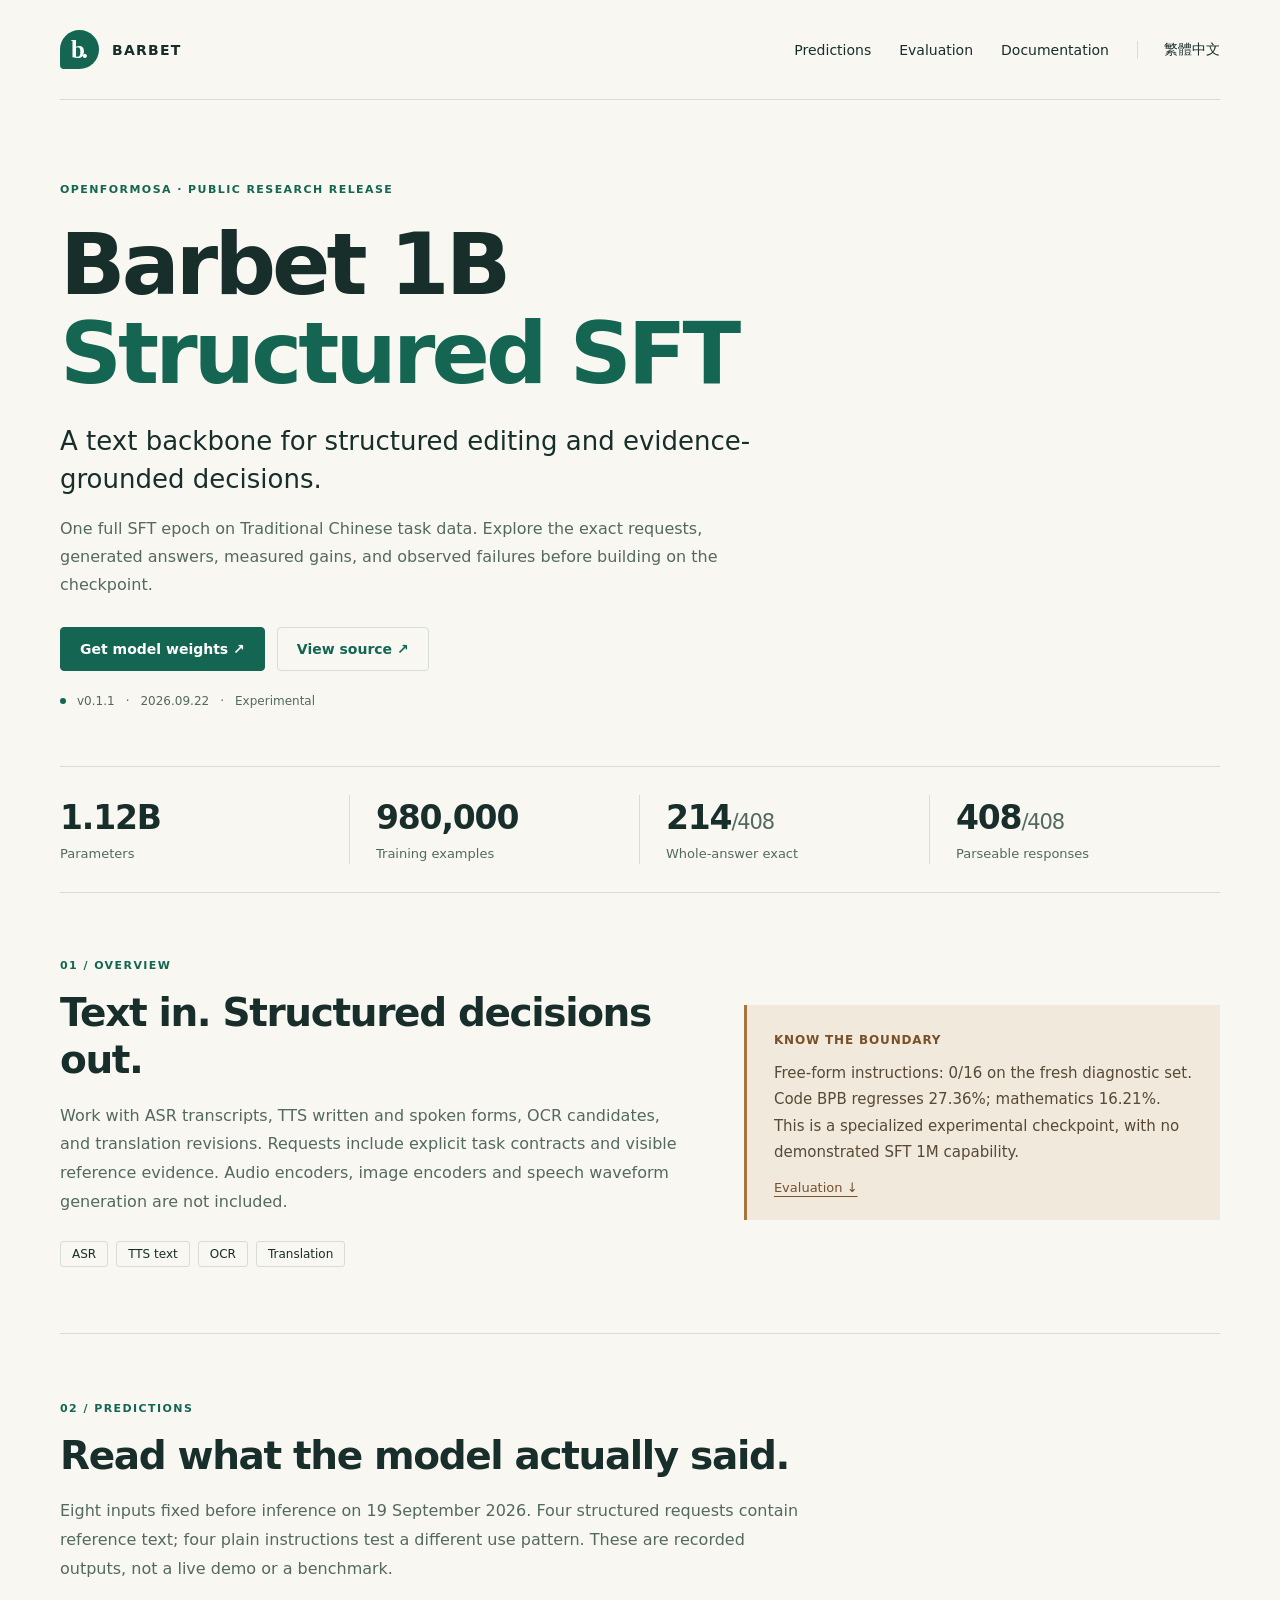
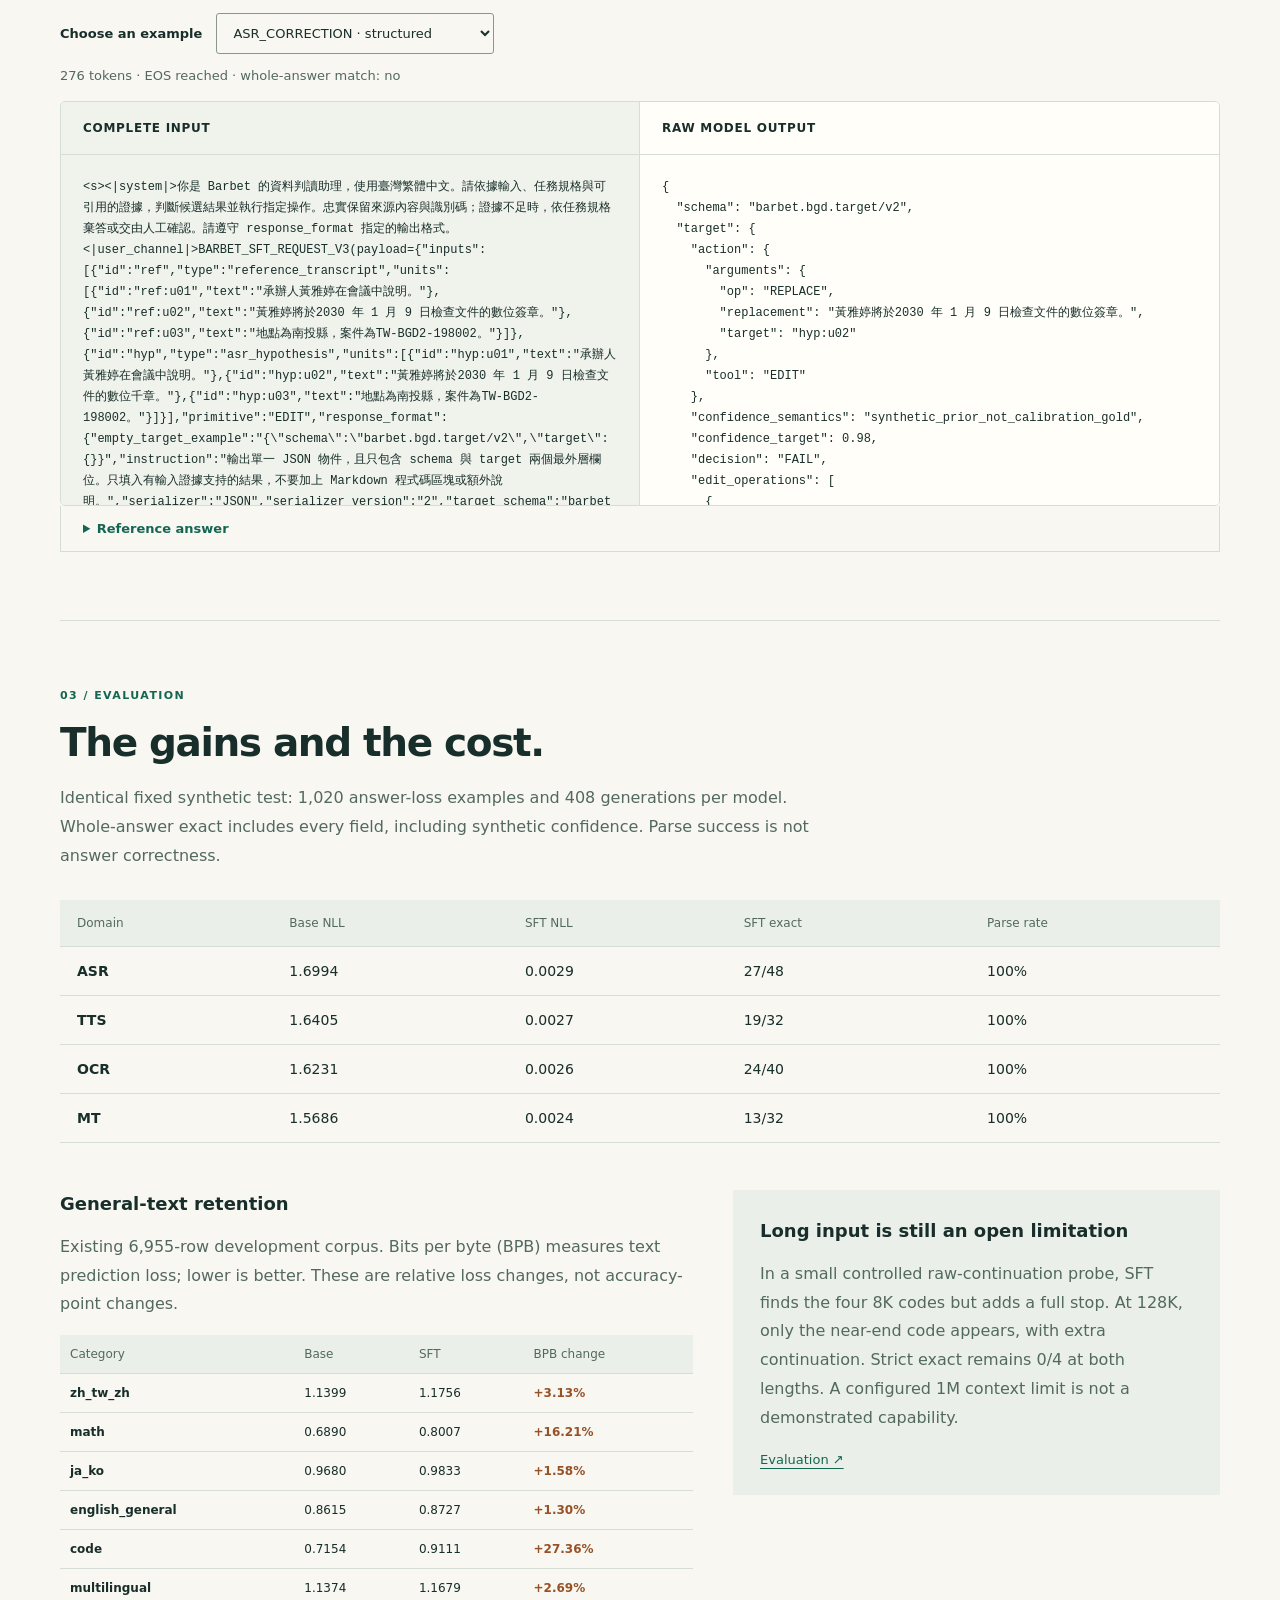
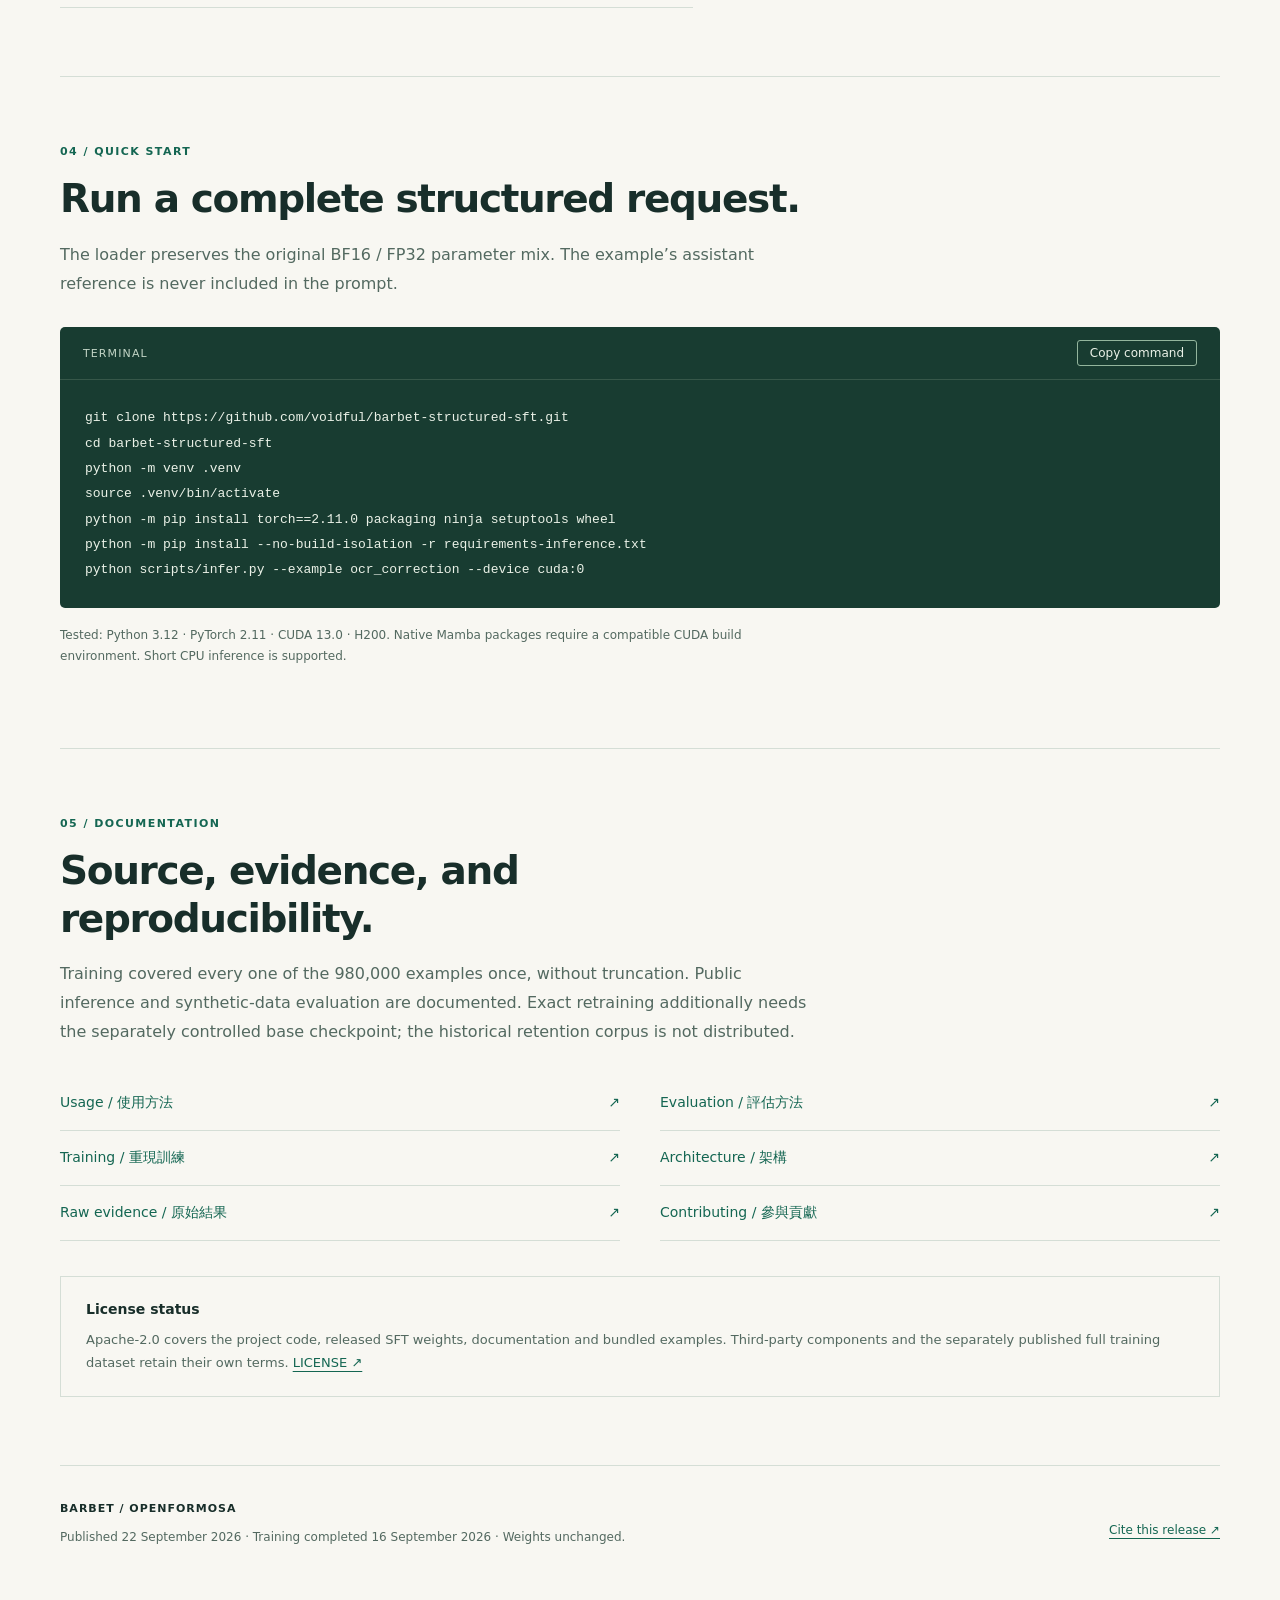
<file: site/index.html>
<!doctype html>
<html lang="en"><head><meta charset="utf-8"><meta name="viewport" content="width=device-width,initial-scale=1">
<title>Barbet 1B Structured SFT — OpenFormosa</title><meta name="description" content="A text backbone for structured editing and evidence-grounded decisions.">
<meta name="color-scheme" content="light"><link rel="icon" href="favicon.svg" type="image/svg+xml"><link rel="stylesheet" href="style.css">
<script src="data.js" defer></script><script src="app.js" defer></script></head><body data-language="en">
<a class="skip" href="#main">Skip to content</a><header><a class="brand" href="index.html"><span class="mark" aria-hidden="true">b.</span> BARBET</a>
<nav aria-label="Main"><a href="#examples">Predictions</a><a href="#evaluation">Evaluation</a><a href="#docs">Documentation</a><a class="language" href="zh.html">繁體中文</a></nav></header>
<main id="main"><section class="hero"><div class="eyebrow">OPENFORMOSA · PUBLIC RESEARCH RELEASE</div><h1>Barbet 1B<br><span>Structured SFT</span></h1><p class="subtitle">A text backbone for structured editing and evidence-grounded decisions.</p><p class="intro">One full SFT epoch on Traditional Chinese task data. Explore the exact requests, generated answers, measured gains, and observed failures before building on the checkpoint.</p><div class="actions"><a class="button primary" href="https://huggingface.co/OpenFormosa/barbet-1b-structured-sft">Get model weights ↗</a><a class="button" href="https://github.com/voidful/barbet-structured-sft">View source ↗</a></div><div class="release"><span class="dot"></span> v0.1.1 <span>·</span> 2026.09.22 <span>·</span> Experimental</div></section>
<section class="stats" aria-label="Model facts"><div><strong>1.12B</strong><span>Parameters</span></div><div><strong>980,000</strong><span>Training examples</span></div><div><strong>214<span>/408</span></strong><span>Whole-answer exact</span></div><div><strong>408<span>/408</span></strong><span>Parseable responses</span></div></section>
<section class="scope two"><div><div class="eyebrow">01 / Overview</div><h2>Text in. Structured decisions out.</h2><p>Work with ASR transcripts, TTS written and spoken forms, OCR candidates, and translation revisions. Requests include explicit task contracts and visible reference evidence. Audio encoders, image encoders and speech waveform generation are not included.</p><div class="tags"><span>ASR</span><span>TTS text</span><span>OCR</span><span>Translation</span></div></div><aside class="limits"><span class="small-label">Know the boundary</span><p>Free-form instructions: 0/16 on the fresh diagnostic set. Code BPB regresses 27.36%; mathematics 16.21%. This is a specialized experimental checkpoint, with no demonstrated SFT 1M capability.</p><a href="#evaluation">Evaluation ↓</a></aside></section>
<section id="examples"><div class="section-heading"><div class="eyebrow">02 / Predictions</div><h2>Read what the model actually said.</h2><p>Eight inputs fixed before inference on 19 September 2026. Four structured requests contain reference text; four plain instructions test a different use pattern. These are recorded outputs, not a live demo or a benchmark.</p></div><div class="example-controls"><label for="example-select">Choose an example</label><select id="example-select"><option value="0">ASR_CORRECTION · structured</option><option value="1">TTS_SPOKEN_FORM · structured</option><option value="2">OCR_CORRECTION · structured</option><option value="3">MT_POST_EDIT · structured</option><option value="4">ASR_natural · plain instruction</option><option value="5">TTS_natural · plain instruction</option><option value="6">OCR_natural · plain instruction</option><option value="7">MT_natural · plain instruction</option></select><p id="example-meta" aria-live="polite"></p></div><div class="example-grid"><div class="input-pane"><h3>Complete input</h3><pre id="example-input" tabindex="0"></pre></div><div class="output-pane"><h3>Raw model output</h3><pre id="example-output" tabindex="0"></pre></div></div><details class="reference"><summary>Reference answer</summary><pre id="example-reference"></pre></details><noscript>Enable JavaScript to browse the recorded examples, or <a href="https://github.com/voidful/barbet-structured-sft/blob/main/reports/predictions_20260919.json">read the raw records</a>.</noscript></section>
<section id="evaluation"><div class="section-heading"><div class="eyebrow">03 / Evaluation</div><h2>The gains and the cost.</h2><p>Identical fixed synthetic test: 1,020 answer-loss examples and 408 generations per model. Whole-answer exact includes every field, including synthetic confidence. Parse success is not answer correctness.</p></div><div class="table-scroll" tabindex="0" role="region" aria-label="Structured evaluation"><table><thead><tr><th>Domain</th><th>Base NLL</th><th>SFT NLL</th><th>SFT exact</th><th>Parse rate</th></tr></thead><tbody><tr><th scope="row">ASR</th><td>1.6994</td><td>0.0029</td><td>27/48</td><td>100%</td></tr><tr><th scope="row">TTS</th><td>1.6405</td><td>0.0027</td><td>19/32</td><td>100%</td></tr><tr><th scope="row">OCR</th><td>1.6231</td><td>0.0026</td><td>24/40</td><td>100%</td></tr><tr><th scope="row">MT</th><td>1.5686</td><td>0.0024</td><td>13/32</td><td>100%</td></tr></tbody></table></div><div class="two eval-notes"><div><h3>General-text retention</h3><p>Existing 6,955-row development corpus. Bits per byte (BPB) measures text prediction loss; lower is better. These are relative loss changes, not accuracy-point changes.</p><div class="table-scroll" tabindex="0" role="region" aria-label="Retention evaluation"><table><thead><tr><th>Category</th><th>Base</th><th>SFT</th><th>BPB change</th></tr></thead><tbody><tr><th scope="row">zh_tw_zh</th><td>1.1399</td><td>1.1756</td><td class="regression">+3.13%</td></tr><tr><th scope="row">math</th><td>0.6890</td><td>0.8007</td><td class="regression">+16.21%</td></tr><tr><th scope="row">ja_ko</th><td>0.9680</td><td>0.9833</td><td class="regression">+1.58%</td></tr><tr><th scope="row">english_general</th><td>0.8615</td><td>0.8727</td><td class="regression">+1.30%</td></tr><tr><th scope="row">code</th><td>0.7154</td><td>0.9111</td><td class="regression">+27.36%</td></tr><tr><th scope="row">multilingual</th><td>1.1374</td><td>1.1679</td><td class="regression">+2.69%</td></tr></tbody></table></div></div><aside class="long-note"><h3>Long input is still an open limitation</h3><p>In a small controlled raw-continuation probe, SFT finds the four 8K codes but adds a full stop. At 128K, only the near-end code appears, with extra continuation. Strict exact remains 0/4 at both lengths. A configured 1M context limit is not a demonstrated capability.</p><a href="https://github.com/voidful/barbet-structured-sft/blob/main/docs/evaluation.md">Evaluation ↗</a></aside></div></section>
<section id="quickstart"><div class="section-heading"><div class="eyebrow">04 / Quick start</div><h2>Run a complete structured request.</h2><p>The loader preserves the original BF16 / FP32 parameter mix. The example’s assistant reference is never included in the prompt.</p></div><div class="codebox"><div class="codebar"><span>TERMINAL</span><button id="copy-command" type="button">Copy command</button></div><pre id="quick-command" tabindex="0">git clone https://github.com/voidful/barbet-structured-sft.git
cd barbet-structured-sft
python -m venv .venv
source .venv/bin/activate
python -m pip install torch==2.11.0 packaging ninja setuptools wheel
python -m pip install --no-build-isolation -r requirements-inference.txt
python scripts/infer.py --example ocr_correction --device cuda:0</pre></div><p class="environment">Tested: Python 3.12 · PyTorch 2.11 · CUDA 13.0 · H200. Native Mamba packages require a compatible CUDA build environment. Short CPU inference is supported.</p></section>
<section id="docs"><div class="section-heading"><div class="eyebrow">05 / Documentation</div><h2>Source, evidence, and reproducibility.</h2><p>Training covered every one of the 980,000 examples once, without truncation. Public inference and synthetic-data evaluation are documented. Exact retraining additionally needs the separately controlled base checkpoint; the historical retention corpus is not distributed.</p></div><div class="docgrid"><a class="doclink" href="https://github.com/voidful/barbet-structured-sft/blob/main/docs/usage.md"><span>Usage / 使用方法</span><span aria-hidden="true">↗</span></a><a class="doclink" href="https://github.com/voidful/barbet-structured-sft/blob/main/docs/evaluation.md"><span>Evaluation / 評估方法</span><span aria-hidden="true">↗</span></a><a class="doclink" href="https://github.com/voidful/barbet-structured-sft/blob/main/docs/reproducing.md"><span>Training / 重現訓練</span><span aria-hidden="true">↗</span></a><a class="doclink" href="https://github.com/voidful/barbet-structured-sft/blob/main/docs/architecture.md"><span>Architecture / 架構</span><span aria-hidden="true">↗</span></a><a class="doclink" href="https://github.com/voidful/barbet-structured-sft/blob/main/reports/evaluation_summary.json"><span>Raw evidence / 原始結果</span><span aria-hidden="true">↗</span></a><a class="doclink" href="https://github.com/voidful/barbet-structured-sft/blob/main/CONTRIBUTING.md"><span>Contributing / 參與貢獻</span><span aria-hidden="true">↗</span></a></div><div class="license-note"><h3>License status</h3><p>Apache-2.0 covers the project code, released SFT weights, documentation and bundled examples. Third-party components and the separately published full training dataset retain their own terms. <a href="https://github.com/voidful/barbet-structured-sft/blob/main/LICENSE">LICENSE ↗</a></p></div></section></main>
<footer><div><span class="brand">BARBET / OPENFORMOSA</span><p>Published 22 September 2026 · Training completed 16 September 2026 · Weights unchanged.</p></div><a href="https://github.com/voidful/barbet-structured-sft/blob/main/CITATION.cff">Cite this release ↗</a></footer></body></html>
</file>
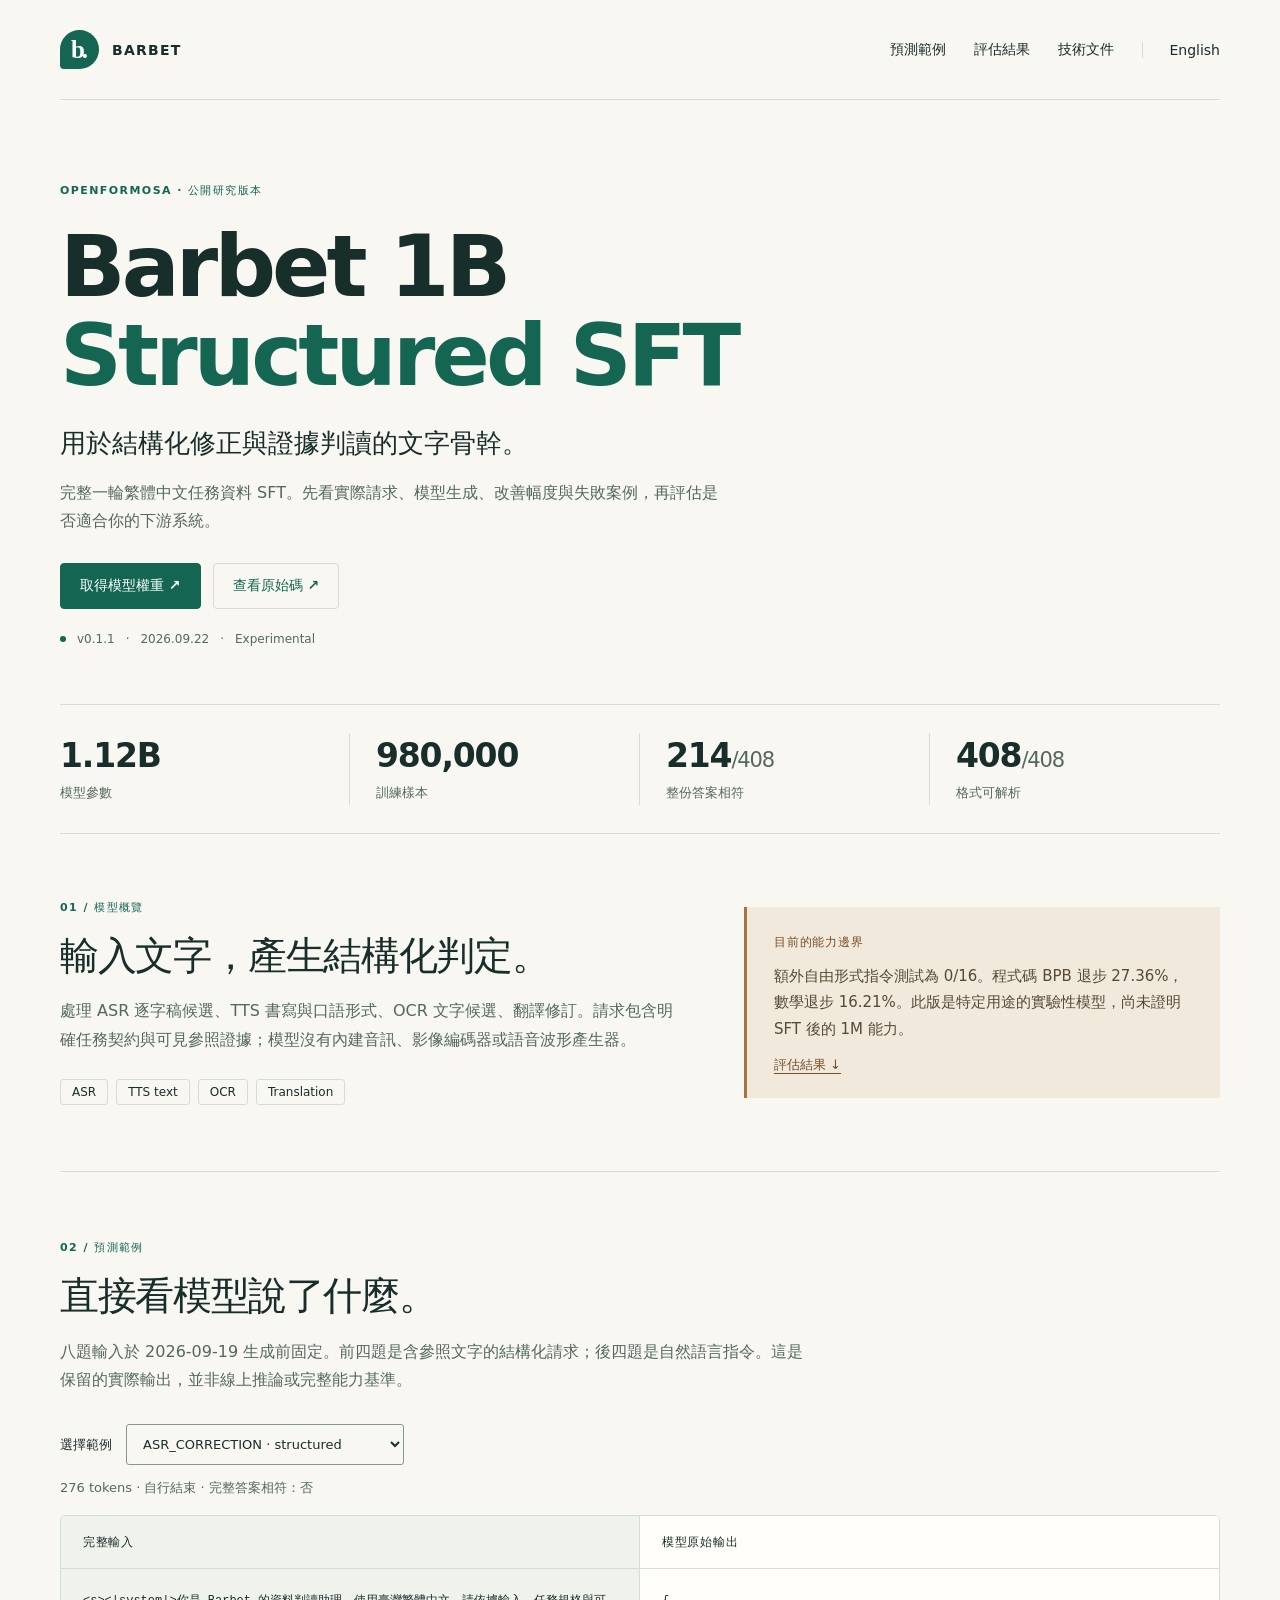
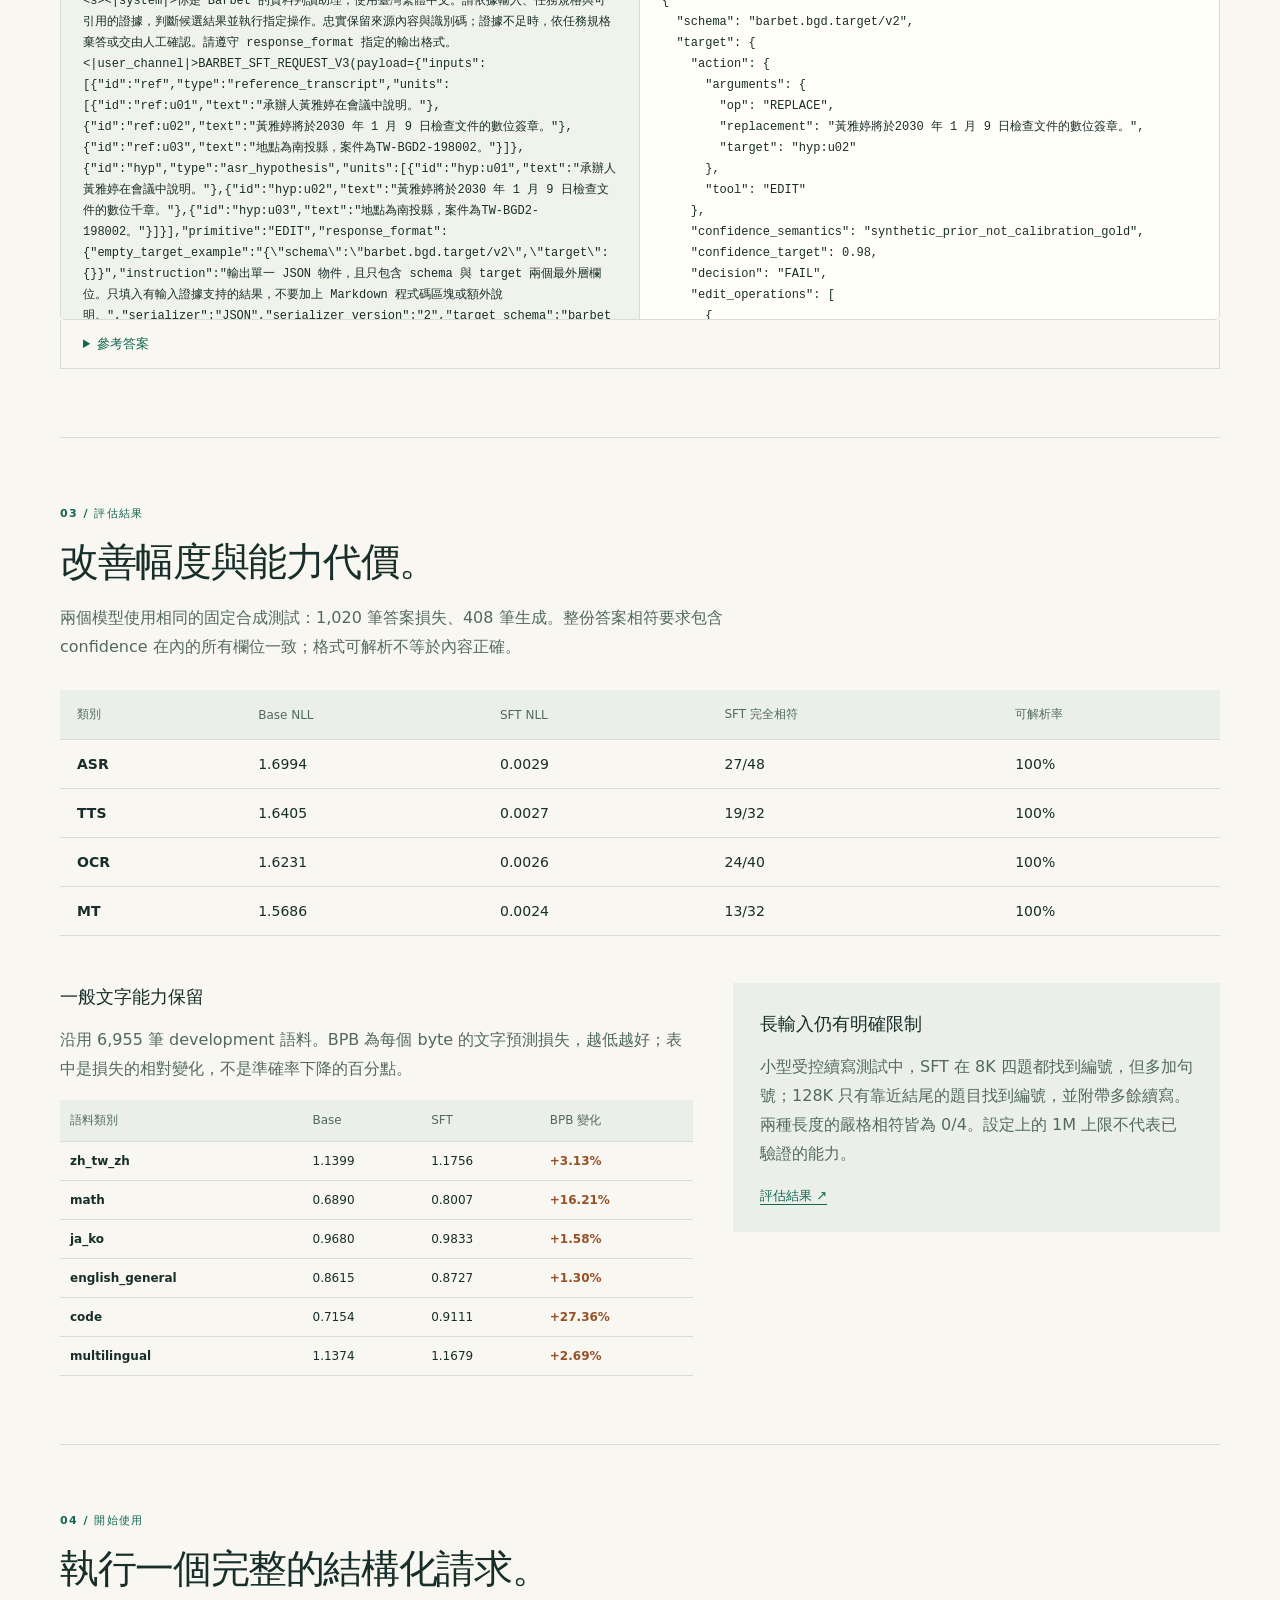
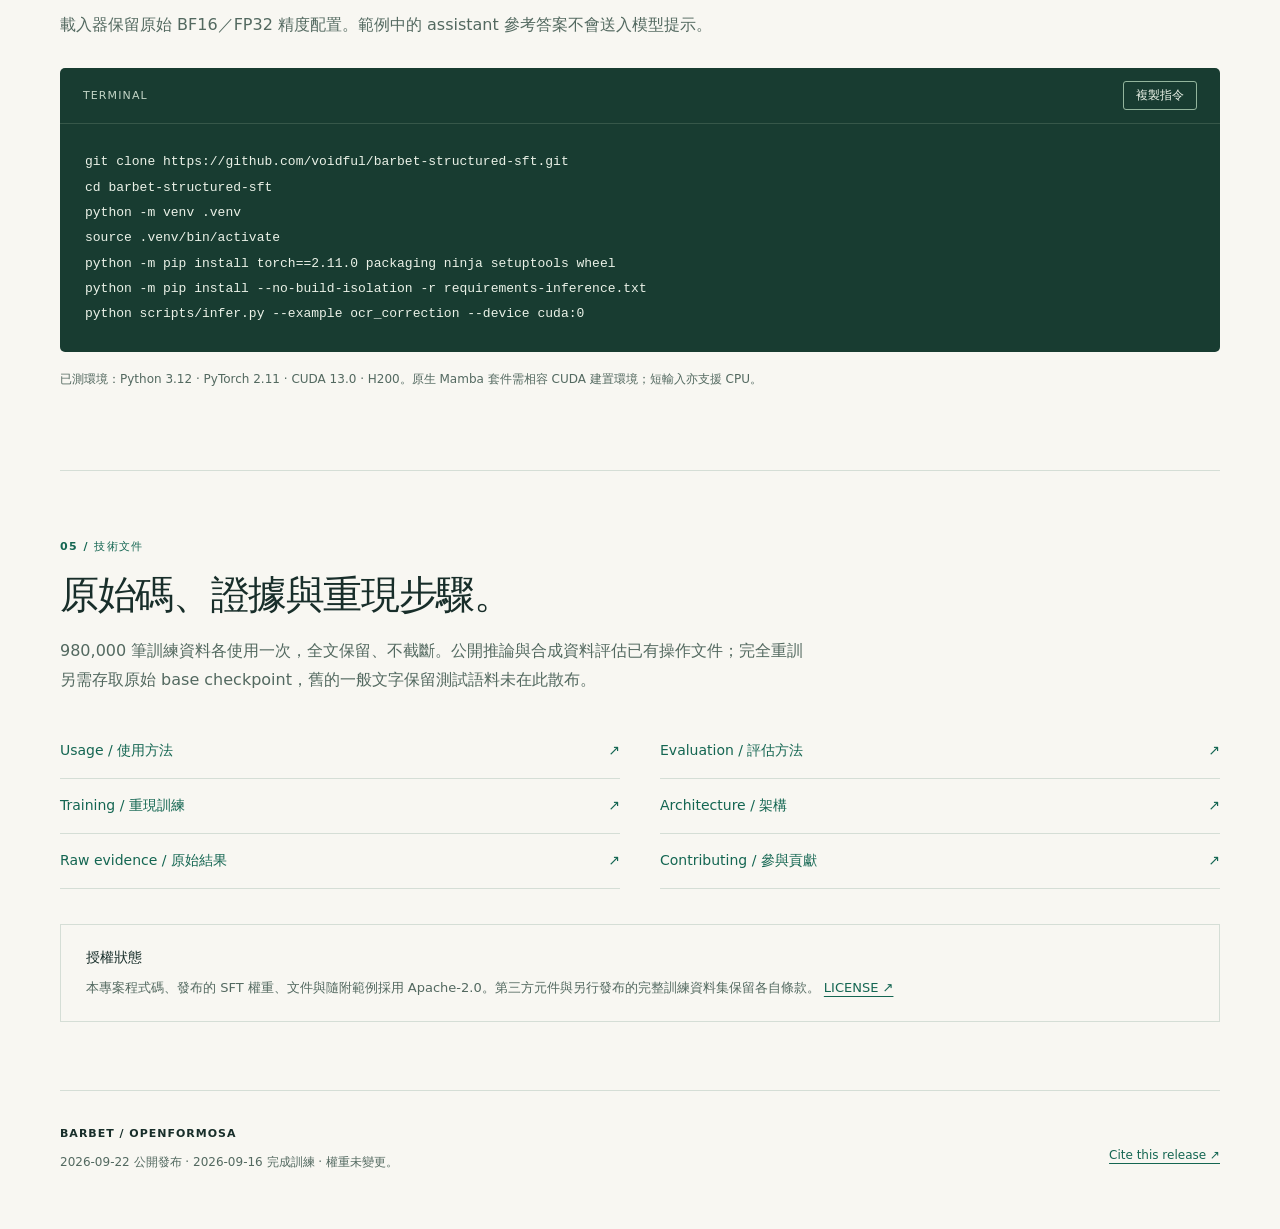
<file: site/zh.html>
<!doctype html>
<html lang="zh-Hant"><head><meta charset="utf-8"><meta name="viewport" content="width=device-width,initial-scale=1">
<title>Barbet 1B Structured SFT — OpenFormosa</title><meta name="description" content="用於結構化修正與證據判讀的文字骨幹。">
<meta name="color-scheme" content="light"><link rel="icon" href="favicon.svg" type="image/svg+xml"><link rel="stylesheet" href="style.css">
<script src="data.js" defer></script><script src="app.js" defer></script></head><body data-language="zh">
<a class="skip" href="#main">跳至內容</a><header><a class="brand" href="zh.html"><span class="mark" aria-hidden="true">b.</span> BARBET</a>
<nav aria-label="Main"><a href="#examples">預測範例</a><a href="#evaluation">評估結果</a><a href="#docs">技術文件</a><a class="language" href="index.html">English</a></nav></header>
<main id="main"><section class="hero"><div class="eyebrow">OPENFORMOSA · 公開研究版本</div><h1>Barbet 1B<br><span>Structured SFT</span></h1><p class="subtitle">用於結構化修正與證據判讀的文字骨幹。</p><p class="intro">完整一輪繁體中文任務資料 SFT。先看實際請求、模型生成、改善幅度與失敗案例，再評估是否適合你的下游系統。</p><div class="actions"><a class="button primary" href="https://huggingface.co/OpenFormosa/barbet-1b-structured-sft">取得模型權重 ↗</a><a class="button" href="https://github.com/voidful/barbet-structured-sft">查看原始碼 ↗</a></div><div class="release"><span class="dot"></span> v0.1.1 <span>·</span> 2026.09.22 <span>·</span> Experimental</div></section>
<section class="stats" aria-label="Model facts"><div><strong>1.12B</strong><span>模型參數</span></div><div><strong>980,000</strong><span>訓練樣本</span></div><div><strong>214<span>/408</span></strong><span>整份答案相符</span></div><div><strong>408<span>/408</span></strong><span>格式可解析</span></div></section>
<section class="scope two"><div><div class="eyebrow">01 / 模型概覽</div><h2>輸入文字，產生結構化判定。</h2><p>處理 ASR 逐字稿候選、TTS 書寫與口語形式、OCR 文字候選、翻譯修訂。請求包含明確任務契約與可見參照證據；模型沒有內建音訊、影像編碼器或語音波形產生器。</p><div class="tags"><span>ASR</span><span>TTS text</span><span>OCR</span><span>Translation</span></div></div><aside class="limits"><span class="small-label">目前的能力邊界</span><p>額外自由形式指令測試為 0/16。程式碼 BPB 退步 27.36%，數學退步 16.21%。此版是特定用途的實驗性模型，尚未證明 SFT 後的 1M 能力。</p><a href="#evaluation">評估結果 ↓</a></aside></section>
<section id="examples"><div class="section-heading"><div class="eyebrow">02 / 預測範例</div><h2>直接看模型說了什麼。</h2><p>八題輸入於 2026-09-19 生成前固定。前四題是含參照文字的結構化請求；後四題是自然語言指令。這是保留的實際輸出，並非線上推論或完整能力基準。</p></div><div class="example-controls"><label for="example-select">選擇範例</label><select id="example-select"><option value="0">ASR_CORRECTION · structured</option><option value="1">TTS_SPOKEN_FORM · structured</option><option value="2">OCR_CORRECTION · structured</option><option value="3">MT_POST_EDIT · structured</option><option value="4">ASR_natural · plain instruction</option><option value="5">TTS_natural · plain instruction</option><option value="6">OCR_natural · plain instruction</option><option value="7">MT_natural · plain instruction</option></select><p id="example-meta" aria-live="polite"></p></div><div class="example-grid"><div class="input-pane"><h3>完整輸入</h3><pre id="example-input" tabindex="0"></pre></div><div class="output-pane"><h3>模型原始輸出</h3><pre id="example-output" tabindex="0"></pre></div></div><details class="reference"><summary>參考答案</summary><pre id="example-reference"></pre></details><noscript>Enable JavaScript to browse the recorded examples, or <a href="https://github.com/voidful/barbet-structured-sft/blob/main/reports/predictions_20260919.json">read the raw records</a>.</noscript></section>
<section id="evaluation"><div class="section-heading"><div class="eyebrow">03 / 評估結果</div><h2>改善幅度與能力代價。</h2><p>兩個模型使用相同的固定合成測試：1,020 筆答案損失、408 筆生成。整份答案相符要求包含 confidence 在內的所有欄位一致；格式可解析不等於內容正確。</p></div><div class="table-scroll" tabindex="0" role="region" aria-label="Structured evaluation"><table><thead><tr><th>類別</th><th>Base NLL</th><th>SFT NLL</th><th>SFT 完全相符</th><th>可解析率</th></tr></thead><tbody><tr><th scope="row">ASR</th><td>1.6994</td><td>0.0029</td><td>27/48</td><td>100%</td></tr><tr><th scope="row">TTS</th><td>1.6405</td><td>0.0027</td><td>19/32</td><td>100%</td></tr><tr><th scope="row">OCR</th><td>1.6231</td><td>0.0026</td><td>24/40</td><td>100%</td></tr><tr><th scope="row">MT</th><td>1.5686</td><td>0.0024</td><td>13/32</td><td>100%</td></tr></tbody></table></div><div class="two eval-notes"><div><h3>一般文字能力保留</h3><p>沿用 6,955 筆 development 語料。BPB 為每個 byte 的文字預測損失，越低越好；表中是損失的相對變化，不是準確率下降的百分點。</p><div class="table-scroll" tabindex="0" role="region" aria-label="Retention evaluation"><table><thead><tr><th>語料類別</th><th>Base</th><th>SFT</th><th>BPB 變化</th></tr></thead><tbody><tr><th scope="row">zh_tw_zh</th><td>1.1399</td><td>1.1756</td><td class="regression">+3.13%</td></tr><tr><th scope="row">math</th><td>0.6890</td><td>0.8007</td><td class="regression">+16.21%</td></tr><tr><th scope="row">ja_ko</th><td>0.9680</td><td>0.9833</td><td class="regression">+1.58%</td></tr><tr><th scope="row">english_general</th><td>0.8615</td><td>0.8727</td><td class="regression">+1.30%</td></tr><tr><th scope="row">code</th><td>0.7154</td><td>0.9111</td><td class="regression">+27.36%</td></tr><tr><th scope="row">multilingual</th><td>1.1374</td><td>1.1679</td><td class="regression">+2.69%</td></tr></tbody></table></div></div><aside class="long-note"><h3>長輸入仍有明確限制</h3><p>小型受控續寫測試中，SFT 在 8K 四題都找到編號，但多加句號；128K 只有靠近結尾的題目找到編號，並附帶多餘續寫。兩種長度的嚴格相符皆為 0/4。設定上的 1M 上限不代表已驗證的能力。</p><a href="https://github.com/voidful/barbet-structured-sft/blob/main/docs/evaluation.md">評估結果 ↗</a></aside></div></section>
<section id="quickstart"><div class="section-heading"><div class="eyebrow">04 / 開始使用</div><h2>執行一個完整的結構化請求。</h2><p>載入器保留原始 BF16／FP32 精度配置。範例中的 assistant 參考答案不會送入模型提示。</p></div><div class="codebox"><div class="codebar"><span>TERMINAL</span><button id="copy-command" type="button">複製指令</button></div><pre id="quick-command" tabindex="0">git clone https://github.com/voidful/barbet-structured-sft.git
cd barbet-structured-sft
python -m venv .venv
source .venv/bin/activate
python -m pip install torch==2.11.0 packaging ninja setuptools wheel
python -m pip install --no-build-isolation -r requirements-inference.txt
python scripts/infer.py --example ocr_correction --device cuda:0</pre></div><p class="environment">已測環境：Python 3.12 · PyTorch 2.11 · CUDA 13.0 · H200。原生 Mamba 套件需相容 CUDA 建置環境；短輸入亦支援 CPU。</p></section>
<section id="docs"><div class="section-heading"><div class="eyebrow">05 / 技術文件</div><h2>原始碼、證據與重現步驟。</h2><p>980,000 筆訓練資料各使用一次，全文保留、不截斷。公開推論與合成資料評估已有操作文件；完全重訓另需存取原始 base checkpoint，舊的一般文字保留測試語料未在此散布。</p></div><div class="docgrid"><a class="doclink" href="https://github.com/voidful/barbet-structured-sft/blob/main/docs/usage.md"><span>Usage / 使用方法</span><span aria-hidden="true">↗</span></a><a class="doclink" href="https://github.com/voidful/barbet-structured-sft/blob/main/docs/evaluation.md"><span>Evaluation / 評估方法</span><span aria-hidden="true">↗</span></a><a class="doclink" href="https://github.com/voidful/barbet-structured-sft/blob/main/docs/reproducing.md"><span>Training / 重現訓練</span><span aria-hidden="true">↗</span></a><a class="doclink" href="https://github.com/voidful/barbet-structured-sft/blob/main/docs/architecture.md"><span>Architecture / 架構</span><span aria-hidden="true">↗</span></a><a class="doclink" href="https://github.com/voidful/barbet-structured-sft/blob/main/reports/evaluation_summary.json"><span>Raw evidence / 原始結果</span><span aria-hidden="true">↗</span></a><a class="doclink" href="https://github.com/voidful/barbet-structured-sft/blob/main/CONTRIBUTING.md"><span>Contributing / 參與貢獻</span><span aria-hidden="true">↗</span></a></div><div class="license-note"><h3>授權狀態</h3><p>本專案程式碼、發布的 SFT 權重、文件與隨附範例採用 Apache-2.0。第三方元件與另行發布的完整訓練資料集保留各自條款。 <a href="https://github.com/voidful/barbet-structured-sft/blob/main/LICENSE">LICENSE ↗</a></p></div></section></main>
<footer><div><span class="brand">BARBET / OPENFORMOSA</span><p>2026-09-22 公開發布 · 2026-09-16 完成訓練 · 權重未變更。</p></div><a href="https://github.com/voidful/barbet-structured-sft/blob/main/CITATION.cff">Cite this release ↗</a></footer></body></html>
</file>
<file: site/style.css>
:root{--ink:#182e2a;--muted:#536960;--paper:#f8f7f2;--accent:#146652;--line:#d5ded6;--soft:#eaf0e9;--warn:#785029;--warm:#f1e9dc;font-family:Inter,ui-sans-serif,system-ui,-apple-system,BlinkMacSystemFont,"Segoe UI","Noto Sans TC",sans-serif;color:var(--ink);background:var(--paper);font-synthesis:none;scroll-behavior:smooth}
*{box-sizing:border-box}body{margin:0}a{color:var(--accent);text-underline-offset:4px}a:hover{text-decoration-thickness:2px}button,select{font:inherit}button,select,a{touch-action:manipulation}a:focus-visible,button:focus-visible,select:focus-visible,summary:focus-visible,pre:focus-visible,.table-scroll:focus-visible{outline:3px solid #bc7832;outline-offset:5px}.skip{position:absolute;top:-60px;left:20px;background:var(--ink);color:white;padding:12px;z-index:9}.skip:focus{top:8px}header,main,footer{width:min(1160px,calc(100% - 80px));margin:auto}header{height:100px;display:flex;align-items:center;justify-content:space-between;border-bottom:1px solid var(--line);gap:24px}.brand{font-weight:800;letter-spacing:.09em;display:inline-flex;align-items:center;gap:13px;color:var(--ink);text-decoration:none;font-size:14px}.mark{display:inline-grid;place-items:center;width:39px;height:39px;background:var(--accent);border-radius:50% 50% 50% 10%;color:white;font:700 25px Georgia,serif;letter-spacing:-3px;padding-right:3px}nav{display:flex;align-items:center;gap:28px;font-size:14px}nav a{color:var(--ink);text-decoration:none}.language{border-left:1px solid var(--line);padding-left:26px}.hero{padding:83px 0 58px;max-width:880px}.eyebrow{color:var(--accent);font-size:11px;font-weight:750;letter-spacing:.13em;text-transform:uppercase}h1{font-size:clamp(48px,6.8vw,86px);font-weight:600;line-height:1.03;letter-spacing:-.045em;margin:24px 0 26px}h1 span{color:var(--accent)}.subtitle{font-size:clamp(20px,2.5vw,26px);line-height:1.45;margin:0 0 14px;max-width:770px}.intro{color:var(--muted);max-width:670px;line-height:1.75;font-size:16px}.actions{display:flex;gap:12px;margin:28px 0 23px;flex-wrap:wrap}.button{display:inline-block;padding:13px 19px;border:1px solid var(--line);border-radius:4px;font-size:14px;font-weight:600;text-decoration:none}.button.primary{background:var(--accent);color:white;border-color:var(--accent)}.button:hover{border-color:var(--accent);box-shadow:0 2px 0 var(--accent)}.release{display:flex;gap:11px;align-items:center;color:var(--muted);font-size:12px}.dot{height:6px;width:6px;background:var(--accent);border-radius:50%}.stats{display:grid;grid-template-columns:repeat(4,1fr);border-top:1px solid var(--line);border-bottom:1px solid var(--line);padding:28px 0}.stats>div{display:flex;flex-direction:column;gap:9px;padding:3px 26px;border-right:1px solid var(--line)}.stats>div:first-child{padding-left:0}.stats>div:last-child{border:0}.stats strong{font-size:33px;letter-spacing:-.035em;font-weight:600}.stats strong span{font-size:21px;color:var(--muted);font-weight:400}.stats>div>span{font-size:13px;color:var(--muted)}section[id]{scroll-margin-top:28px;padding:68px 0;border-top:1px solid var(--line)}.scope{padding:66px 0}.two{display:grid;grid-template-columns:1.3fr 1fr;gap:65px}.scope p,.section-heading p,.eval-notes p{line-height:1.8;color:var(--muted)}h2{font-size:clamp(28px,3.2vw,39px);font-weight:570;letter-spacing:-.035em;line-height:1.22;margin:17px 0 18px}h3{font-size:18px;font-weight:600;line-height:1.5;margin:0 0 15px}.tags{display:flex;flex-wrap:wrap;gap:8px;margin-top:24px}.tags span{border:1px solid var(--line);padding:5px 11px;font-size:12px;border-radius:3px}.limits{align-self:center;background:var(--warm);border-left:3px solid #a7743e;padding:24px 27px}.limits .small-label{font-size:12px;font-weight:750;text-transform:uppercase;letter-spacing:.07em;color:var(--warn)}.limits p{font-size:15px;color:#574936;line-height:1.75;margin:12px 0}.limits a{font-size:13px;color:var(--warn)}.section-heading{max-width:750px;margin-bottom:29px}.example-controls{display:flex;align-items:center;gap:14px;flex-wrap:wrap;margin:24px 0 18px}.example-controls label{font-size:13px;font-weight:650}.example-controls select{max-width:100%;background:var(--paper);border:1px solid #87998e;padding:11px 36px 11px 12px;border-radius:3px;color:var(--ink);font-size:13px}.example-controls p{flex-basis:100%;font-size:13px;color:var(--muted);margin:0}.example-grid{display:grid;grid-template-columns:1fr 1fr;border:1px solid var(--line);border-radius:5px;overflow:hidden}.example-grid h3{font-size:12px;letter-spacing:.06em;text-transform:uppercase;padding:17px 22px;margin:0;border-bottom:1px solid var(--line)}.input-pane{background:#f0f2ec;border-right:1px solid var(--line)}.output-pane{background:#fffef9}.example-grid pre{margin:0;padding:22px;height:350px;overflow:auto;white-space:pre-wrap;overflow-wrap:anywhere;font:12px/1.75 ui-monospace,SFMono-Regular,Consolas,monospace}.reference{border:1px solid var(--line);border-top:0;padding:15px 22px;font-size:13px}.reference summary{cursor:pointer;color:var(--accent);font-weight:600}.reference pre{white-space:pre-wrap;overflow-wrap:anywhere;font:12px/1.7 ui-monospace,monospace;max-height:340px;overflow:auto}.table-scroll{max-width:100%;overflow:auto}table{border-collapse:collapse;width:100%;text-align:left;font-size:14px;white-space:nowrap}th,td{padding:16px 17px;border-bottom:1px solid var(--line)}thead th{font-weight:500;color:var(--muted);font-size:12px;background:var(--soft)}tbody th{font-weight:600}td{font-variant-numeric:tabular-nums}.eval-notes{margin-top:47px;gap:40px;grid-template-columns:1.3fr 1fr}.eval-notes table{font-size:12px}.eval-notes th,.eval-notes td{padding:12px 10px}.regression{color:#975127;font-weight:600}.long-note{background:var(--soft);padding:27px;align-self:start}.long-note a{font-size:13px}.codebox{background:#183c31;color:#ebf2e8;border-radius:5px;overflow:hidden}.codebar{padding:13px 23px;border-bottom:1px solid #365749;display:flex;justify-content:space-between;align-items:center;font-size:11px;letter-spacing:.1em;color:#c3d5c6}.codebar button{background:transparent;border:1px solid #93b59d;color:#ebf2e8;padding:5px 12px;letter-spacing:0;border-radius:3px;cursor:pointer;font-size:12px}.codebox pre{overflow:auto;padding:25px;margin:0;font:13px/1.95 ui-monospace,SFMono-Regular,Consolas,monospace}.environment{font-size:12px;color:var(--muted);line-height:1.8;max-width:760px;margin-top:17px}.docgrid{display:grid;grid-template-columns:1fr 1fr;gap:0 40px}.doclink{display:flex;justify-content:space-between;padding:18px 0;border-bottom:1px solid var(--line);font-size:14px;text-decoration:none}.doclink:hover{color:var(--ink)}.license-note{margin-top:35px;border:1px solid var(--line);padding:22px 25px}.license-note h3{font-size:14px;margin-bottom:8px}.license-note p{margin:0;color:var(--muted);font-size:13px;line-height:1.8}footer{padding:35px 0 45px;border-top:1px solid var(--line);display:flex;justify-content:space-between;gap:20px;align-items:center;font-size:12px}footer p{color:var(--muted);line-height:1.7}footer .brand{font-size:11px}
@media(max-width:760px){header,main,footer{width:calc(100% - 36px)}header{height:auto;min-height:82px;flex-wrap:wrap;padding:20px 0;gap:18px}nav{gap:18px;font-size:12px;flex-wrap:wrap}.language{padding-left:16px}.hero{padding:52px 0 38px}h1{font-size:54px}.stats{grid-template-columns:1fr 1fr;row-gap:25px;padding:24px 0}.stats>div{padding-left:18px}.stats>div:nth-child(odd){padding-left:0}.stats>div:nth-child(2){border:0}.stats strong{font-size:29px}.two,.eval-notes{grid-template-columns:1fr;gap:27px}.scope{padding:44px 0}section[id]{padding:44px 0}.example-grid{grid-template-columns:1fr}.input-pane{border-right:0;border-bottom:1px solid var(--line)}.example-grid pre{height:250px;padding:17px}.example-controls select{width:100%}.docgrid{grid-template-columns:1fr}.codebox pre{font-size:12px;padding:18px}footer{align-items:flex-start;flex-direction:column}.eval-notes{margin-top:32px}th,td{padding:13px 14px}}
@media(prefers-reduced-motion:reduce){:root{scroll-behavior:auto}}
</file>
